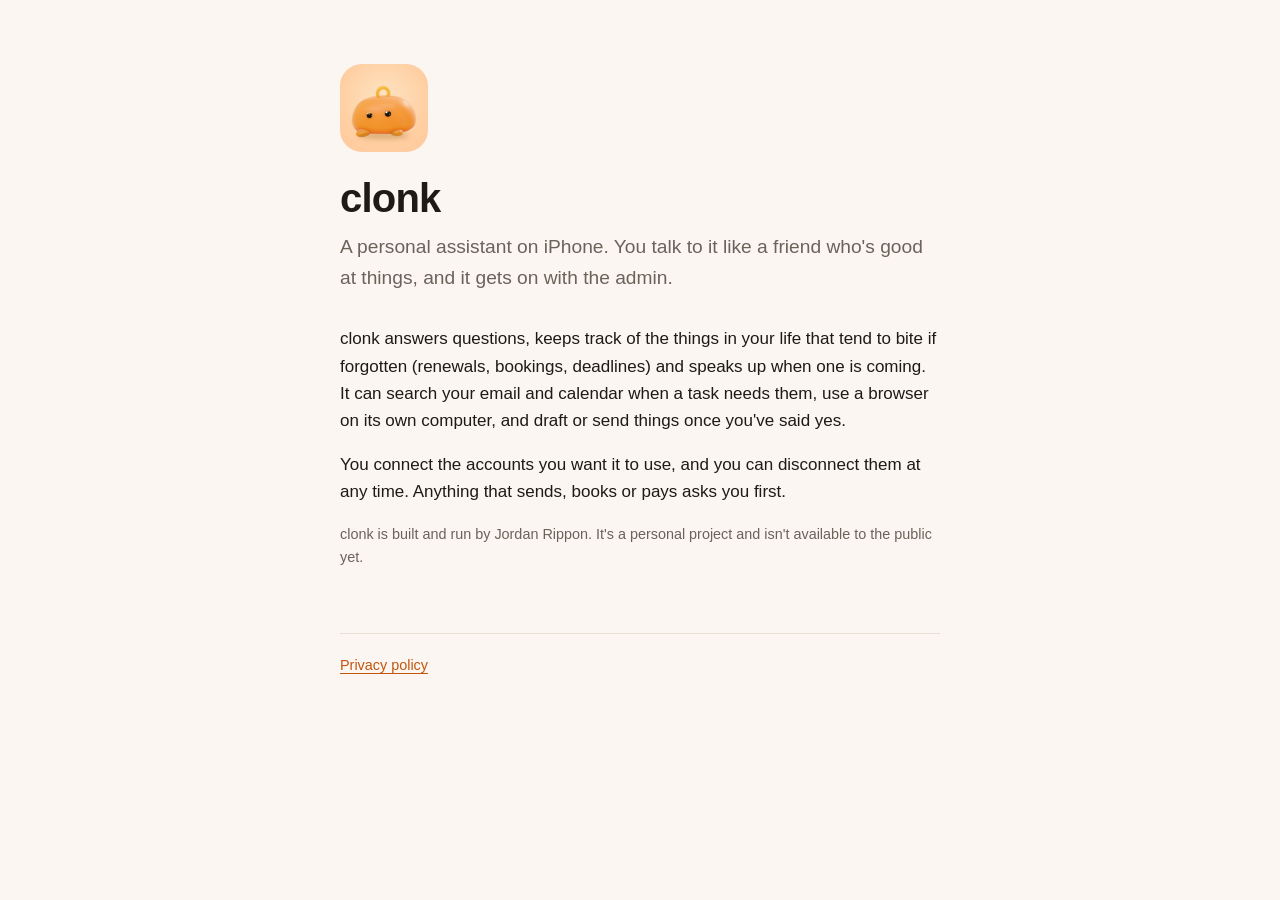
<file: index.html>
<!doctype html>
<html lang="en-GB">
<head>
  <meta charset="utf-8">
  <meta name="viewport" content="width=device-width, initial-scale=1">
  <title>clonk</title>
  <meta name="description" content="clonk is a personal assistant on iPhone that looks after the admin in your life.">
  <link rel="icon" href="clonk.png">
  <link rel="stylesheet" href="style.css">
</head>
<body>
  <main>
    <img class="mark" src="clonk.png" alt="clonk, a small orange character">
    <h1>clonk</h1>
    <p class="lede">A personal assistant on iPhone. You talk to it like a friend who's good at things, and it gets on with the admin.</p>

    <p>clonk answers questions, keeps track of the things in your life that tend to bite if forgotten (renewals, bookings, deadlines) and speaks up when one is coming. It can search your email and calendar when a task needs them, use a browser on its own computer, and draft or send things once you've said yes.</p>

    <p>You connect the accounts you want it to use, and you can disconnect them at any time. Anything that sends, books or pays asks you first.</p>

    <p class="small">clonk is built and run by Jordan Rippon. It's a personal project and isn't available to the public yet.</p>

    <footer class="small">
      <a href="privacy.html">Privacy policy</a>
    </footer>
  </main>
</body>
</html>
</file>
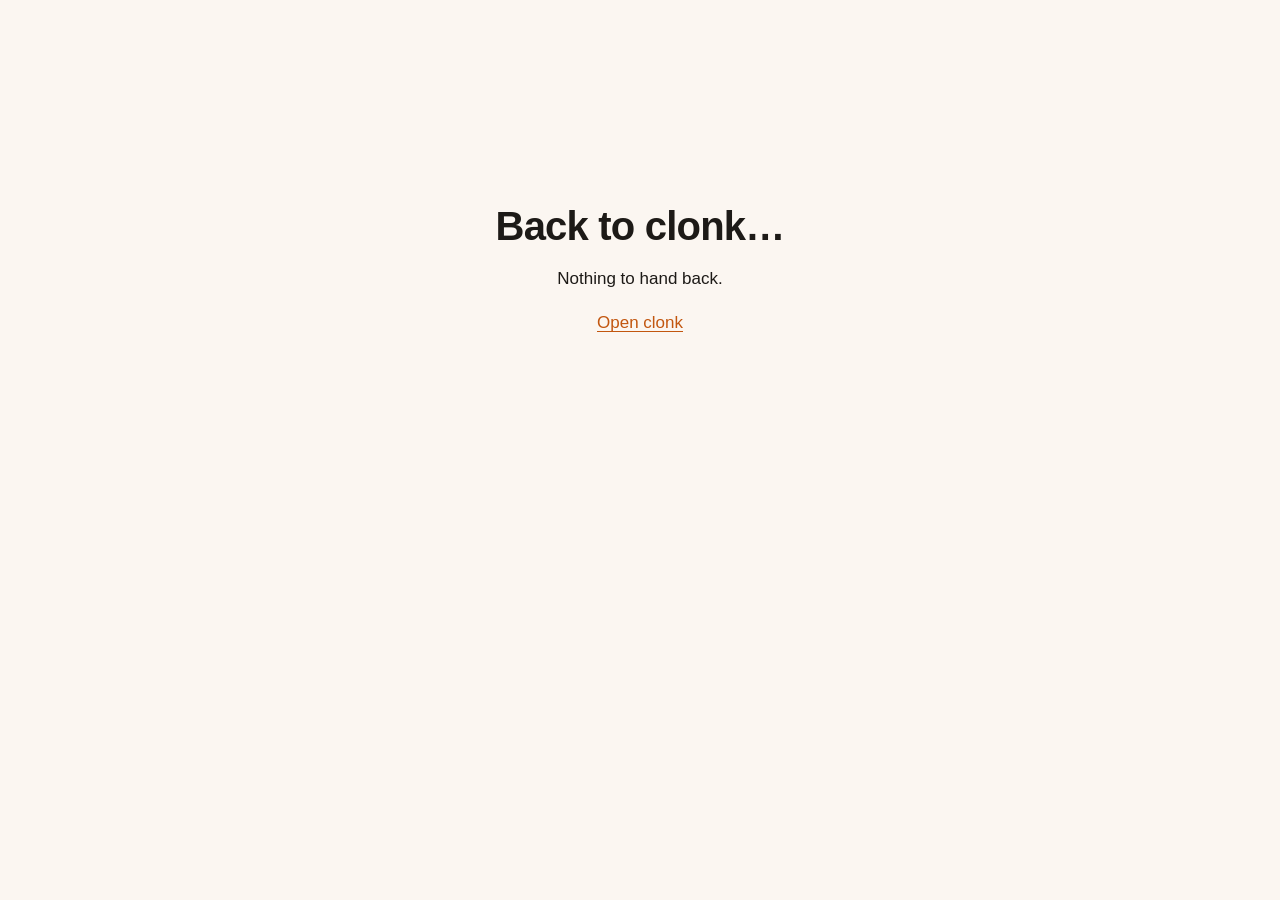
<file: oauth/index.html>
<!doctype html>
<html lang="en">
<head>
<meta charset="utf-8">
<meta name="viewport" content="width=device-width, initial-scale=1">
<meta name="robots" content="noindex">
<title>Back to clonk</title>
<link rel="stylesheet" href="../style.css">
</head>
<body>
<main style="text-align:center;padding-top:20vh">
<h1>Back to clonk…</h1>
<p id="msg">Taking you back to the app.</p>
<p><a id="back" href="clonk://oauth">Open clonk</a></p>
</main>
<script>
// A service that only accepts https sign-in return addresses sends you here; this hands the code straight to the app.
// Nothing is stored or sent anywhere else: the code is only useful to the app that started the sign-in (PKCE).
var target = "clonk://oauth" + location.search;
document.getElementById("back").href = target;
if (!location.search) document.getElementById("msg").textContent = "Nothing to hand back.";
else location.replace(target);
</script>
</body>
</html>
</file>
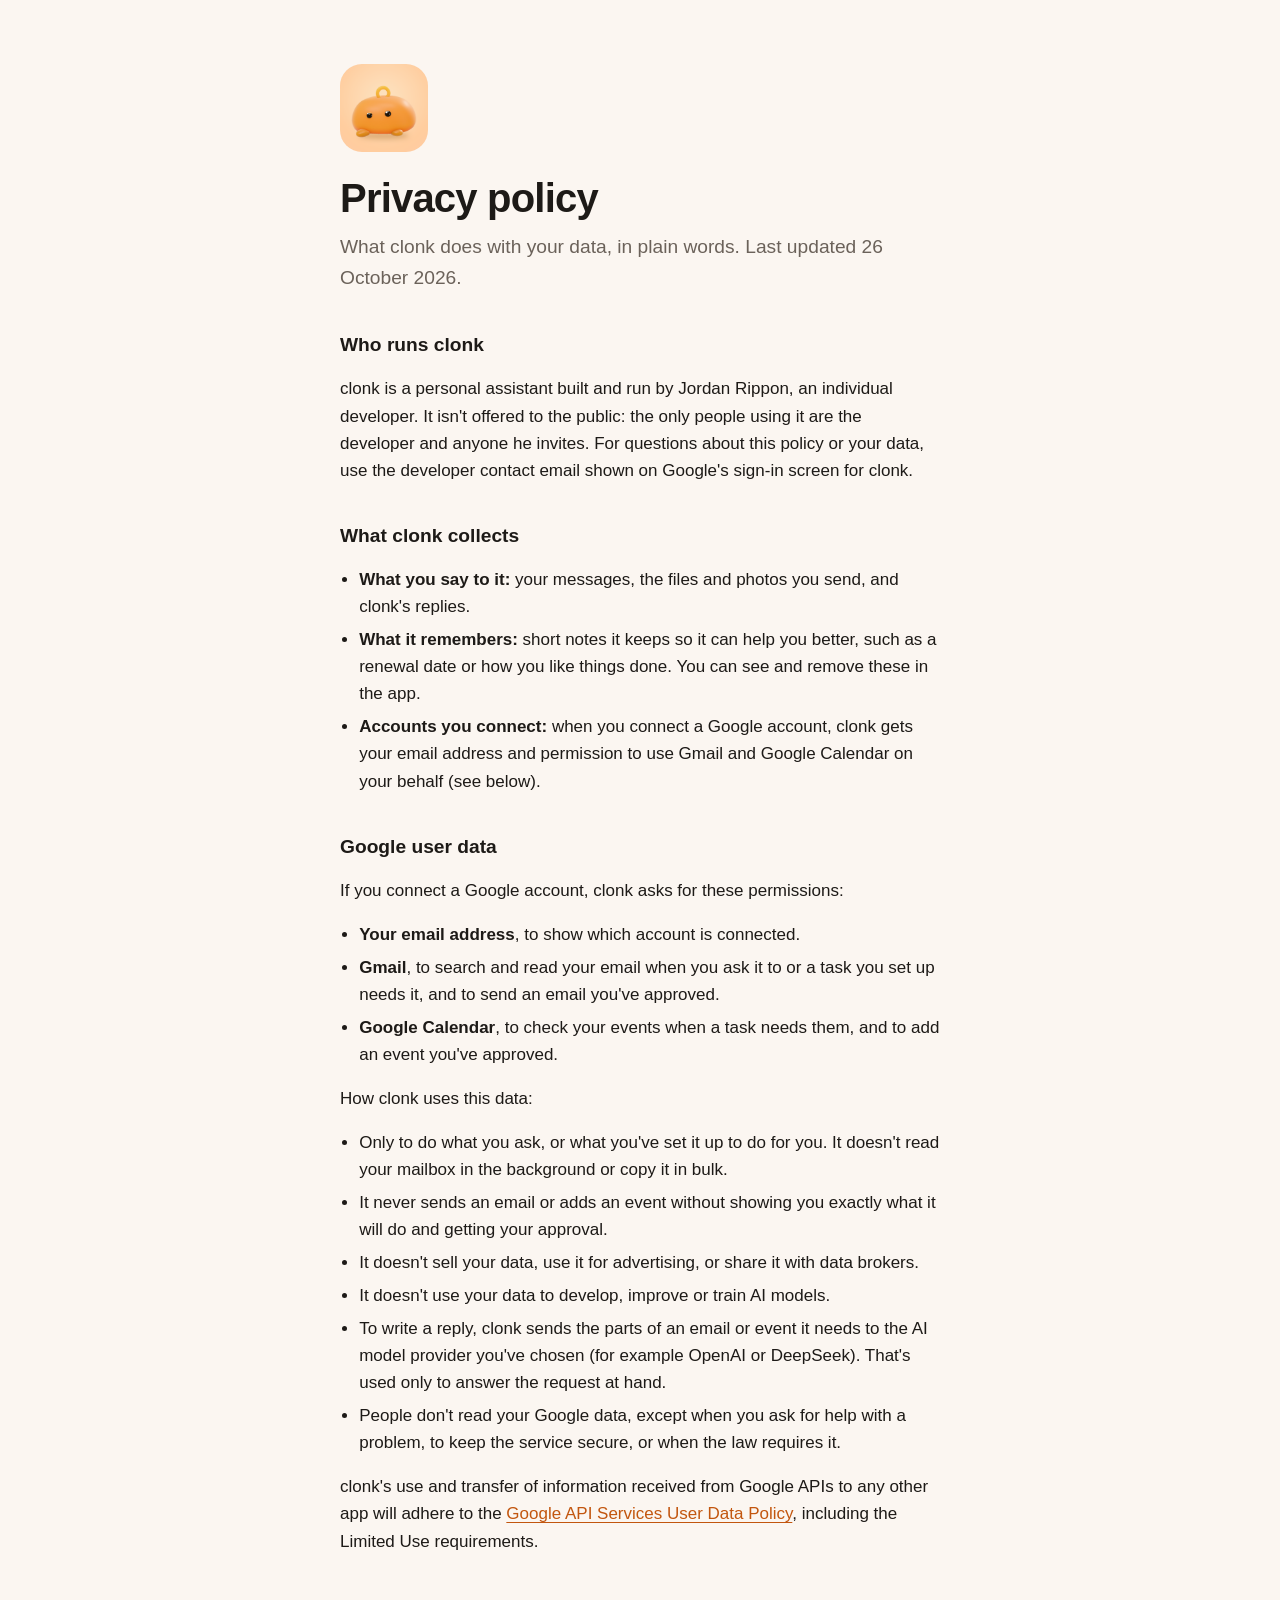
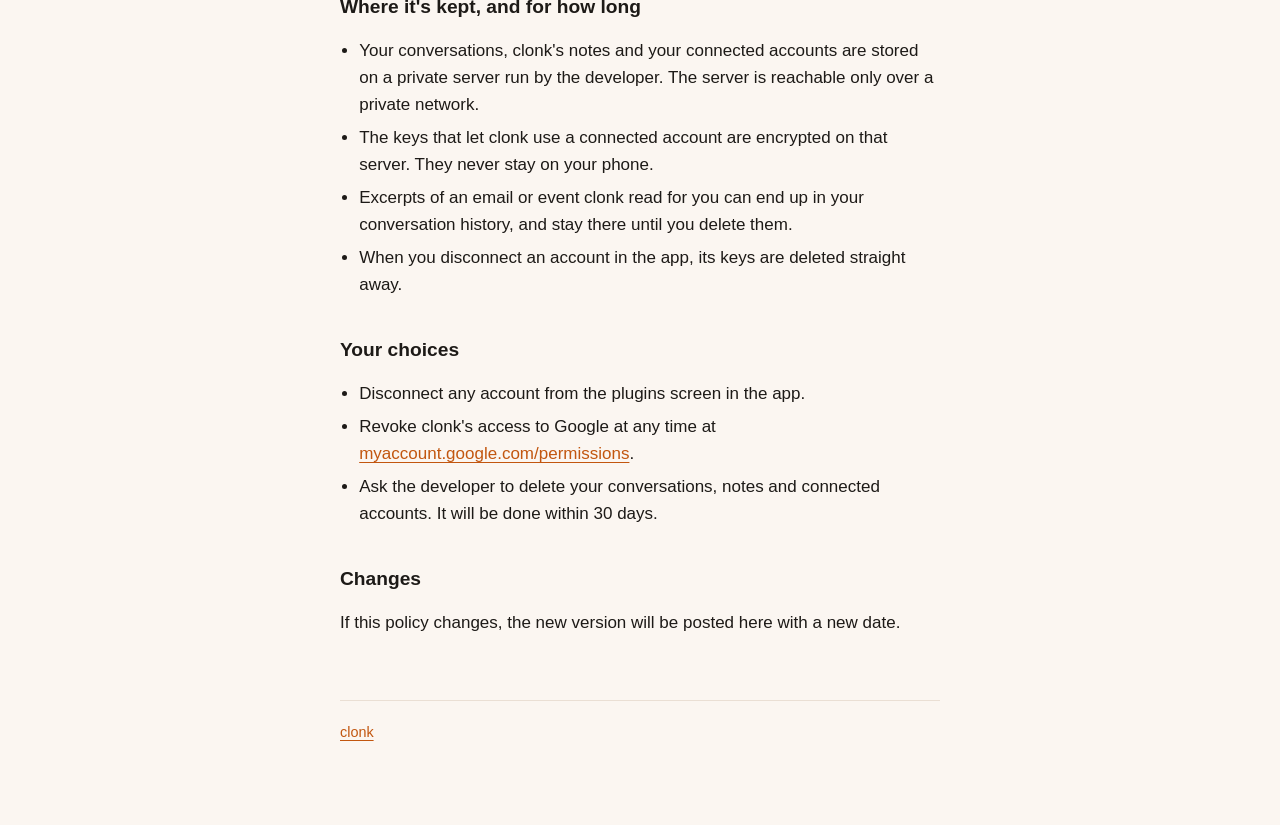
<file: privacy.html>
<!doctype html>
<html lang="en-GB">
<head>
  <meta charset="utf-8">
  <meta name="viewport" content="width=device-width, initial-scale=1">
  <title>clonk privacy policy</title>
  <meta name="description" content="What clonk does with your data, including data from Google.">
  <link rel="icon" href="clonk.png">
  <link rel="stylesheet" href="style.css">
</head>
<body>
  <main>
    <a href="./"><img class="mark" src="clonk.png" alt="clonk home"></a>
    <h1>Privacy policy</h1>
    <p class="lede">What clonk does with your data, in plain words. Last updated 26 October 2026.</p>

    <h2>Who runs clonk</h2>
    <p>clonk is a personal assistant built and run by Jordan Rippon, an individual developer. It isn't offered to the public: the only people using it are the developer and anyone he invites. For questions about this policy or your data, use the developer contact email shown on Google's sign-in screen for clonk.</p>

    <h2>What clonk collects</h2>
    <ul>
      <li><strong>What you say to it:</strong> your messages, the files and photos you send, and clonk's replies.</li>
      <li><strong>What it remembers:</strong> short notes it keeps so it can help you better, such as a renewal date or how you like things done. You can see and remove these in the app.</li>
      <li><strong>Accounts you connect:</strong> when you connect a Google account, clonk gets your email address and permission to use Gmail and Google Calendar on your behalf (see below).</li>
    </ul>

    <h2>Google user data</h2>
    <p>If you connect a Google account, clonk asks for these permissions:</p>
    <ul>
      <li><strong>Your email address</strong>, to show which account is connected.</li>
      <li><strong>Gmail</strong>, to search and read your email when you ask it to or a task you set up needs it, and to send an email you've approved.</li>
      <li><strong>Google Calendar</strong>, to check your events when a task needs them, and to add an event you've approved.</li>
    </ul>
    <p>How clonk uses this data:</p>
    <ul>
      <li>Only to do what you ask, or what you've set it up to do for you. It doesn't read your mailbox in the background or copy it in bulk.</li>
      <li>It never sends an email or adds an event without showing you exactly what it will do and getting your approval.</li>
      <li>It doesn't sell your data, use it for advertising, or share it with data brokers.</li>
      <li>It doesn't use your data to develop, improve or train AI models.</li>
      <li>To write a reply, clonk sends the parts of an email or event it needs to the AI model provider you've chosen (for example OpenAI or DeepSeek). That's used only to answer the request at hand.</li>
      <li>People don't read your Google data, except when you ask for help with a problem, to keep the service secure, or when the law requires it.</li>
    </ul>
    <p>clonk's use and transfer of information received from Google APIs to any other app will adhere to the <a href="https://developers.google.com/terms/api-services-user-data-policy">Google API Services User Data Policy</a>, including the Limited Use requirements.</p>

    <h2>Where it's kept, and for how long</h2>
    <ul>
      <li>Your conversations, clonk's notes and your connected accounts are stored on a private server run by the developer. The server is reachable only over a private network.</li>
      <li>The keys that let clonk use a connected account are encrypted on that server. They never stay on your phone.</li>
      <li>Excerpts of an email or event clonk read for you can end up in your conversation history, and stay there until you delete them.</li>
      <li>When you disconnect an account in the app, its keys are deleted straight away.</li>
    </ul>

    <h2>Your choices</h2>
    <ul>
      <li>Disconnect any account from the plugins screen in the app.</li>
      <li>Revoke clonk's access to Google at any time at <a href="https://myaccount.google.com/permissions">myaccount.google.com/permissions</a>.</li>
      <li>Ask the developer to delete your conversations, notes and connected accounts. It will be done within 30 days.</li>
    </ul>

    <h2>Changes</h2>
    <p>If this policy changes, the new version will be posted here with a new date.</p>

    <footer class="small">
      <a href="./">clonk</a>
    </footer>
  </main>
</body>
</html>
</file>
<file: style.css>
:root {
  --bg: #fbf6f1;
  --ink: #1d1a17;
  --muted: #6b625a;
  --line: #eadfd4;
  --accent: #c2560f;
  color-scheme: light dark;
}
@media (prefers-color-scheme: dark) {
  :root {
    --bg: #15130f;
    --ink: #f3ece4;
    --muted: #a99d91;
    --line: #2d2822;
    --accent: #f08a3c;
  }
}
* { box-sizing: border-box; }
html { -webkit-text-size-adjust: 100%; }
body {
  margin: 0;
  background: var(--bg);
  color: var(--ink);
  font: 17px/1.6 -apple-system, BlinkMacSystemFont, "SF Pro Text", "Helvetica Neue", Arial, sans-serif;
}
::selection { background: color-mix(in srgb, var(--accent) 28%, transparent); }
main { max-width: 40rem; margin: 0 auto; padding: 4rem 1.25rem 5rem; }
a { color: var(--accent); text-underline-offset: 0.18em; }
a:focus-visible { outline: 2px solid var(--accent); outline-offset: 3px; border-radius: 3px; }
.mark { width: 88px; height: 88px; border-radius: 22px; display: block; }
h1 { font-size: 2.5rem; line-height: 1.1; letter-spacing: -0.02em; margin: 1.5rem 0 0.75rem; text-wrap: balance; }
h2 { font-size: 1.2rem; line-height: 1.3; margin: 2.5rem 0 0.5rem; }
p, li { color: var(--ink); }
.lede { font-size: 1.2rem; color: var(--muted); margin: 0 0 2rem; text-wrap: pretty; }
.small { font-size: 0.9rem; color: var(--muted); }
ul { padding-left: 1.2rem; }
li { margin: 0.35rem 0; }
footer { margin-top: 4rem; padding-top: 1.25rem; border-top: 1px solid var(--line); }
footer a { margin-right: 1.25rem; }
</file>
